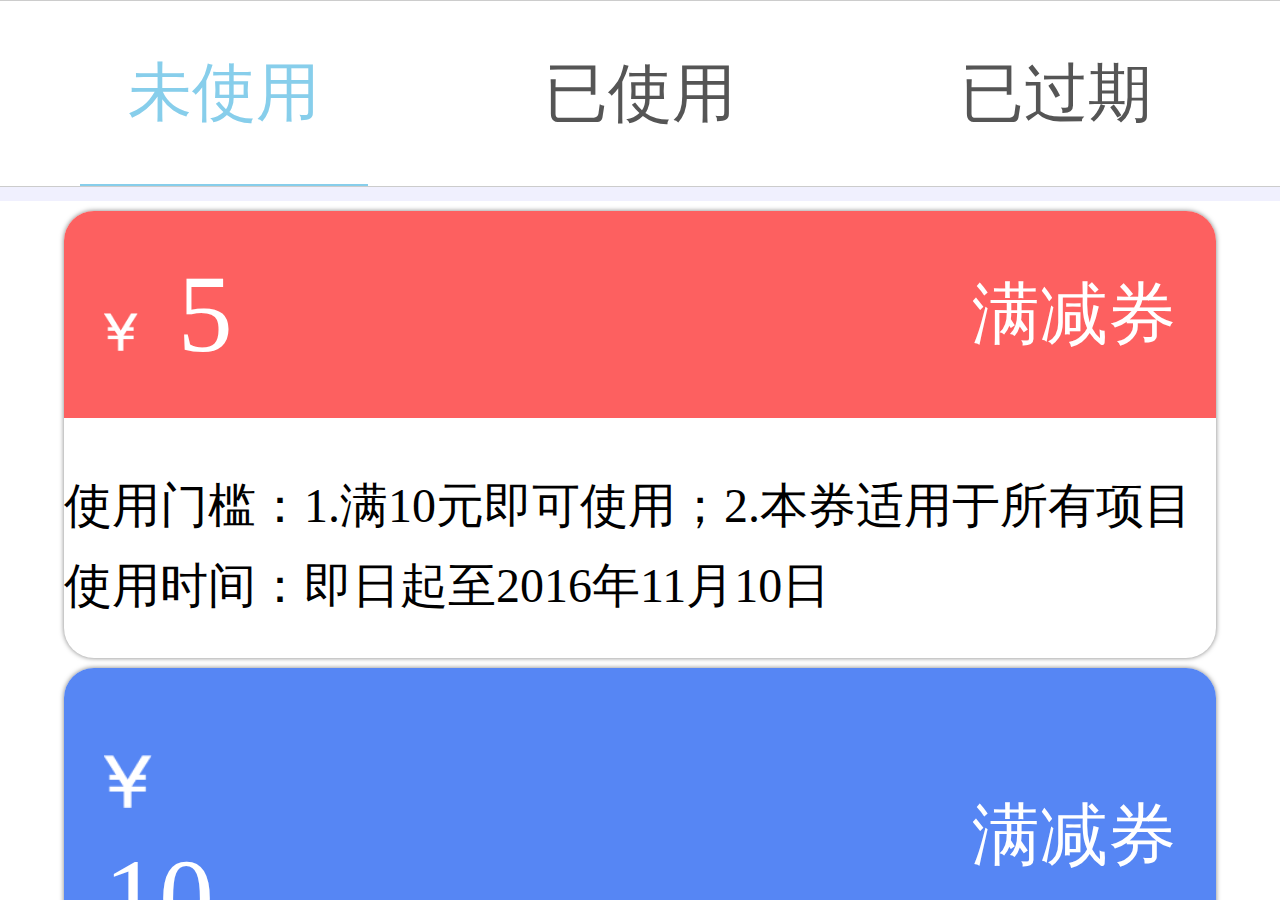
<file: index.html>
<!DOCTYPE html>
<html lang="en">
<head>
	<meta charset="UTF-8" />
    <meta name="viewport" content="width=device-width, initial-scale=1.0, maximum-scale=1.0, user-scalable=0">
    <meta http-equiv="X-UA-Compatible" content="IE=edge,chrome=1" >
    <meta name="format-detection" content="telephone=no,email=no,adress=no">
    <title>Document</title>
  <link rel="stylesheet" type="text/css" href="css/style.css">
</head>
<body>
	<div class="wrap">
		<header class="header">
			<a href="#">未使用</a>
			<a href="#">已使用</a>
			<a href="#">已过期</a>
		</header>
		<section class="scroll">
			<dl>
				<dt><span><b><img src="img/a.png"></b>5</span><em>满减券</em></dt>
				<dd>
					<h3>使用门槛：1.满10元即可使用；2.本券适用于所有项目</h3>
					<p>使用时间：即日起至2016年11月10日</p>
				</dd>
			</dl>
			<dl>
				<dt><span><b><img src="img/a.png"></b>10</span><em>满减券</em></dt>
				<dd>
					<h3>使用门槛：1.满10元即可使用；2.本券适用于所有项目</h3>
					<p>使用时间：即日起至2016年11月10日</p>
				</dd>
			</dl>
			<dl>
				<dt><span><b><img src="img/a.png"></b>10</span><em>满减券</em></dt>
				<dd>
					<h3>使用门槛：1.满10元即可使用；2.本券适用于所有项目</h3>
					<p>使用时间：即日起至2016年11月10日</p>
				</dd>
			</dl>
			<dl>
				<dt><span><b><img src="img/a.png"></b>10</span><em>满减券</em></dt>
				<dd>
					<h3>使用门槛：1.满10元即可使用；2.本券适用于所有项目</h3>
					<p>使用时间：即日起至2016年11月10日</p>
				</dd>
			</dl>
		</section>
	</div>
	<script>
		var html = document.documentElement;
		html.style.fontSize = (html.clientWidth/640)*100+"px";
	</script>
</body>
</html>
</file>
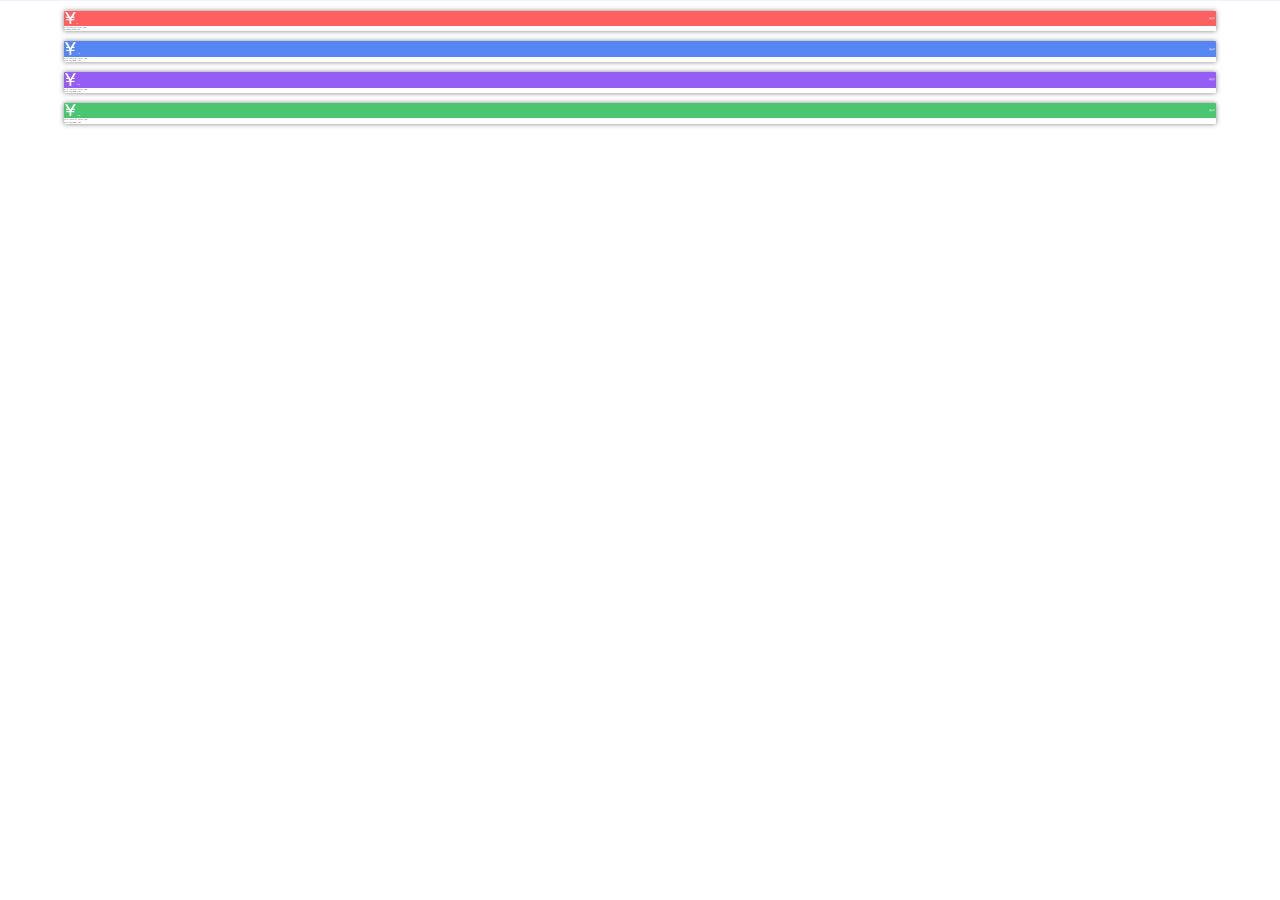
<file: demo.html>
<!DOCTYPE html>
<html lang="en">
<head>
	<meta charset="UTF-8" />
    <meta name="viewport" content="width=device-width, initial-scale=1.0, maximum-scale=1.0, user-scalable=0">
    <meta http-equiv="X-UA-Compatible" content="IE=edge,chrome=1" >
    <meta name="format-detection" content="telephone=no,email=no,adress=no">
    <title>Document</title>
    <link rel="stylesheet" href="css/style.css">
</head>
<body>
	<div class="wrap">
		<section class="scroll">
			<dl>
				<dt><span><b><img src="img/a.png"></b>5</span><em>满减券</em></dt>
				<dd>
					<h3>使用门槛:1.满10元即可使用;2.本券适用于所有项目</h3>
					<p>使用时间:即日起至2016年11月10日</p>
				</dd>
			</dl>
			<dl>
				<dt><span><b><img src="img/a.png"></b>10</span><em>满减券</em></dt>
				<dd>
					<h3>使用门槛：1.满10元即可使用；2.本券适用于所有项目</h3>
					<p>使用时间：即日起至2016年11月10日</p>
				</dd>
			</dl>
			<dl>
				<dt><span><b><img src="img/a.png"></b>10</span><em>满减券</em></dt>
				<dd>
					<h3>使用门槛：1.满10元即可使用；2.本券适用于所有项目</h3>
					<p>使用时间：即日起至2016年11月10日</p>
				</dd>
			</dl>
			<dl>
				<dt><span><b><img src="img/a.png"></b>10</span><em>满减券</em></dt>
				<dd>
					<h3>使用门槛：1.满10元即可使用；2.本券适用于所有项目</h3>
					<p>使用时间：即日起至2016年11月10日</p>
				</dd>
			</dl>
		</section>
	</div>
</body>
</html>
</file>
<file: css/style.css>
* {
  margin: 0px;
  padding: 0px;
  text-decoration: none;
  box-sizing: border-box;
  font-size: .32rem;
  font-style: normal;
  font-weight: normal; }

ul, li {
  list-style: none; }

html {
  -webkit-touch-callout: none;
  -webkit-user-select: none;
  user-select: none; }

body {
  font-size: .32rem; }

img, div, body, html, ul, li, a {
  -webkit-touch-callout: none; }

input, button {
  outline: 0; }

button {
  cursor: pointer; }

input::-webkit-input-placeholder, textarea::-webkit-input-placeholder {
  color: #ccc;
  font-size: .28rem; }

html, body, .wrap {
  width: 100%;
  height: 100%;
  overflow: hidden; }

.wrap {
  display: flex;
  flex-direction: column; }
.header{
  width:100%;
  height:1rem;
  border-top:1px solid #ccc;
  border-bottom:1px solid #ccc;
  display:flex;
  justify-content: space-between;
  align-items: center;
  padding:0 .4rem;

}
.header a{
  color:#555;
  padding:.24rem;
}
.header a:nth-child(1){
  color:skyblue;
  border-bottom:2px solid skyblue;
}
.scroll{
  width:100%;
  height:auto;
  border-top:.07rem solid #F0F0FE;
}
.scroll dl{
  width:90%;
   height:auto;
   margin:10px auto;
   border-radius: .15rem;
   overflow: hidden;
  box-shadow:0 0 5px rgba(0,0,0,0.5);
}
.scroll dl:nth-child(2) dt{
    background:#5686F4;
}
.scroll dl:nth-child(3) dt{
    background: #965DF5;
}
.scroll dl:nth-child(4) dt{
    background: #4BC670;
}
.scroll dl dt{
  width:100%;
  padding:.2rem 0;
  background:#FD6060;
  display:flex;
  justify-content: space-between;
  align-items: center;
  padding:.2rem;
}
dl dt{
  color:#fff;
}
dl dt span{
  font-size:.55rem;
}
dl dt em{
  color:#fff;
  font-size:.34rem;
}
.scroll dl dt b img{
  width:25%;
  height:25%;
  margin-right:.2rem;
}
.scroll dl dd{
  width:100%;
  padding:.2rem 0;
}
.scroll h3{
  font-size:.24rem;
  line-height:2;
}
.scroll p{
  font-size:.24rem;
}
</file>
